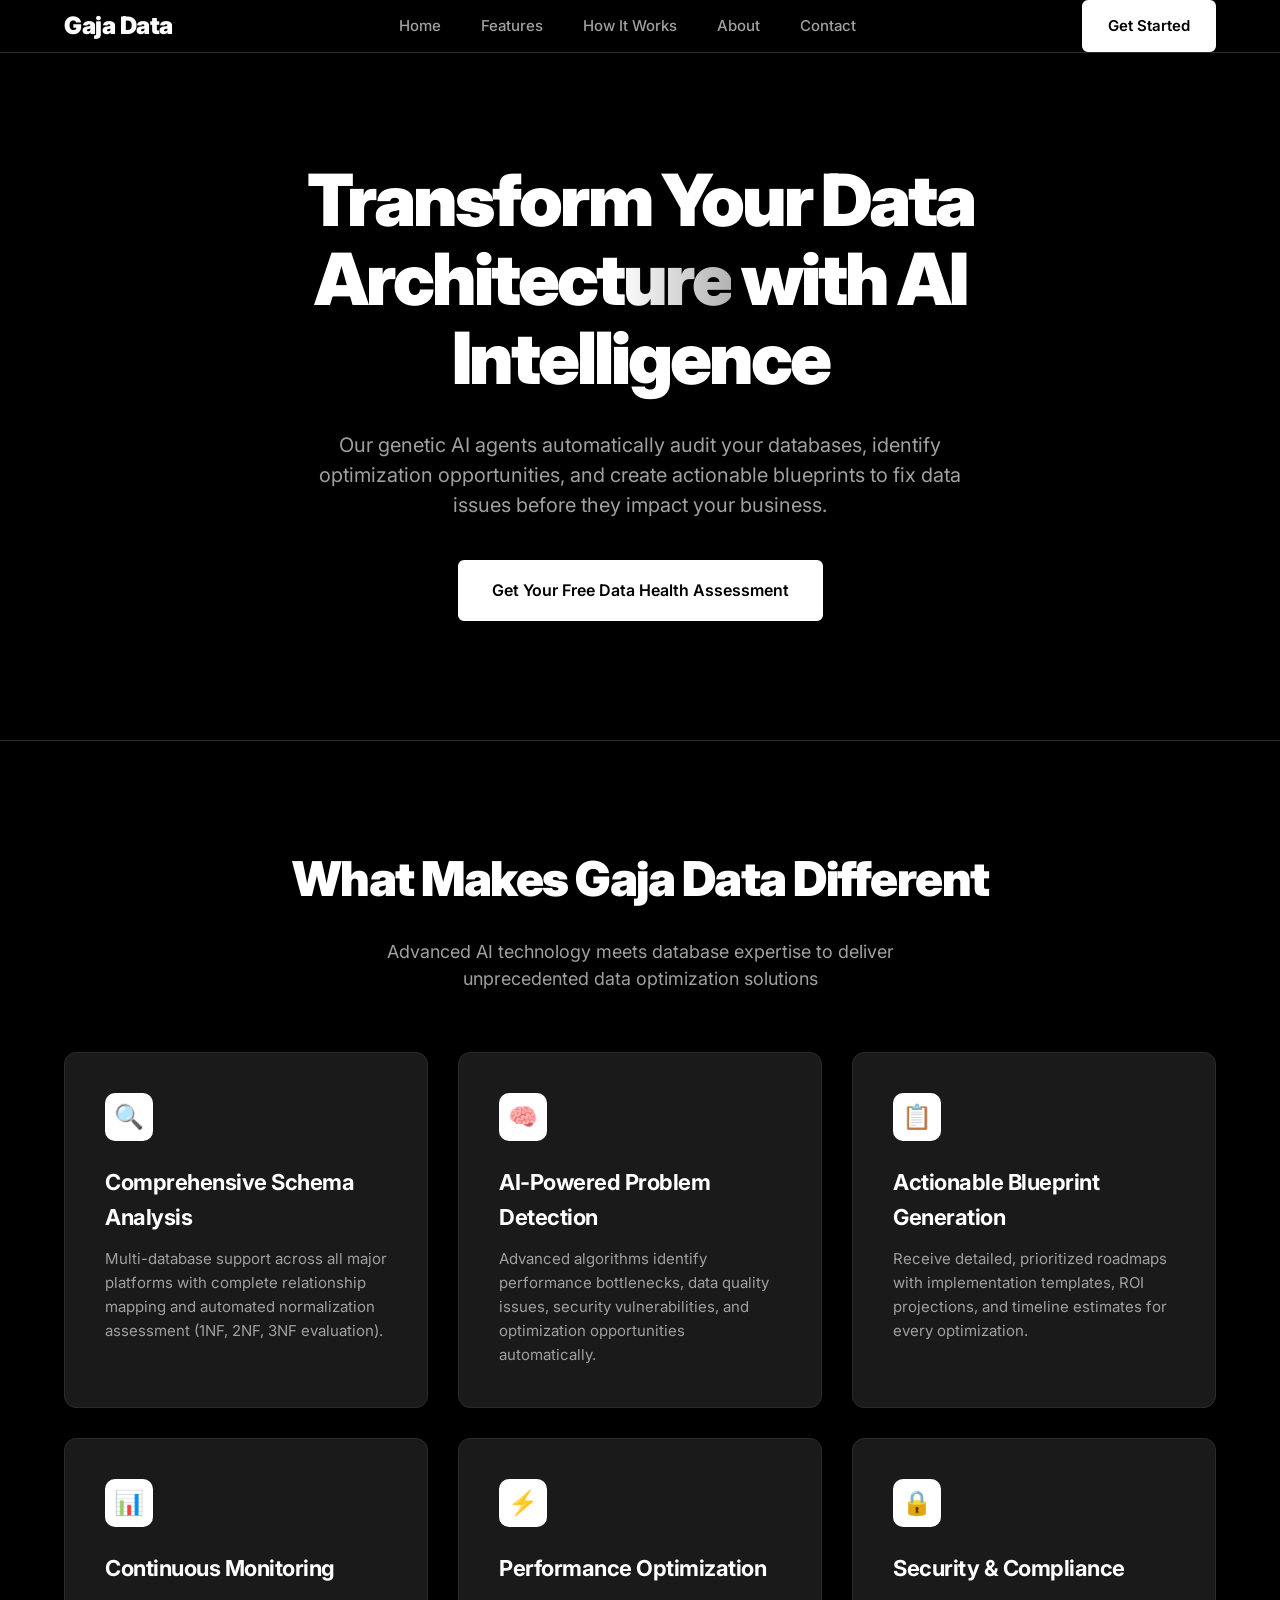
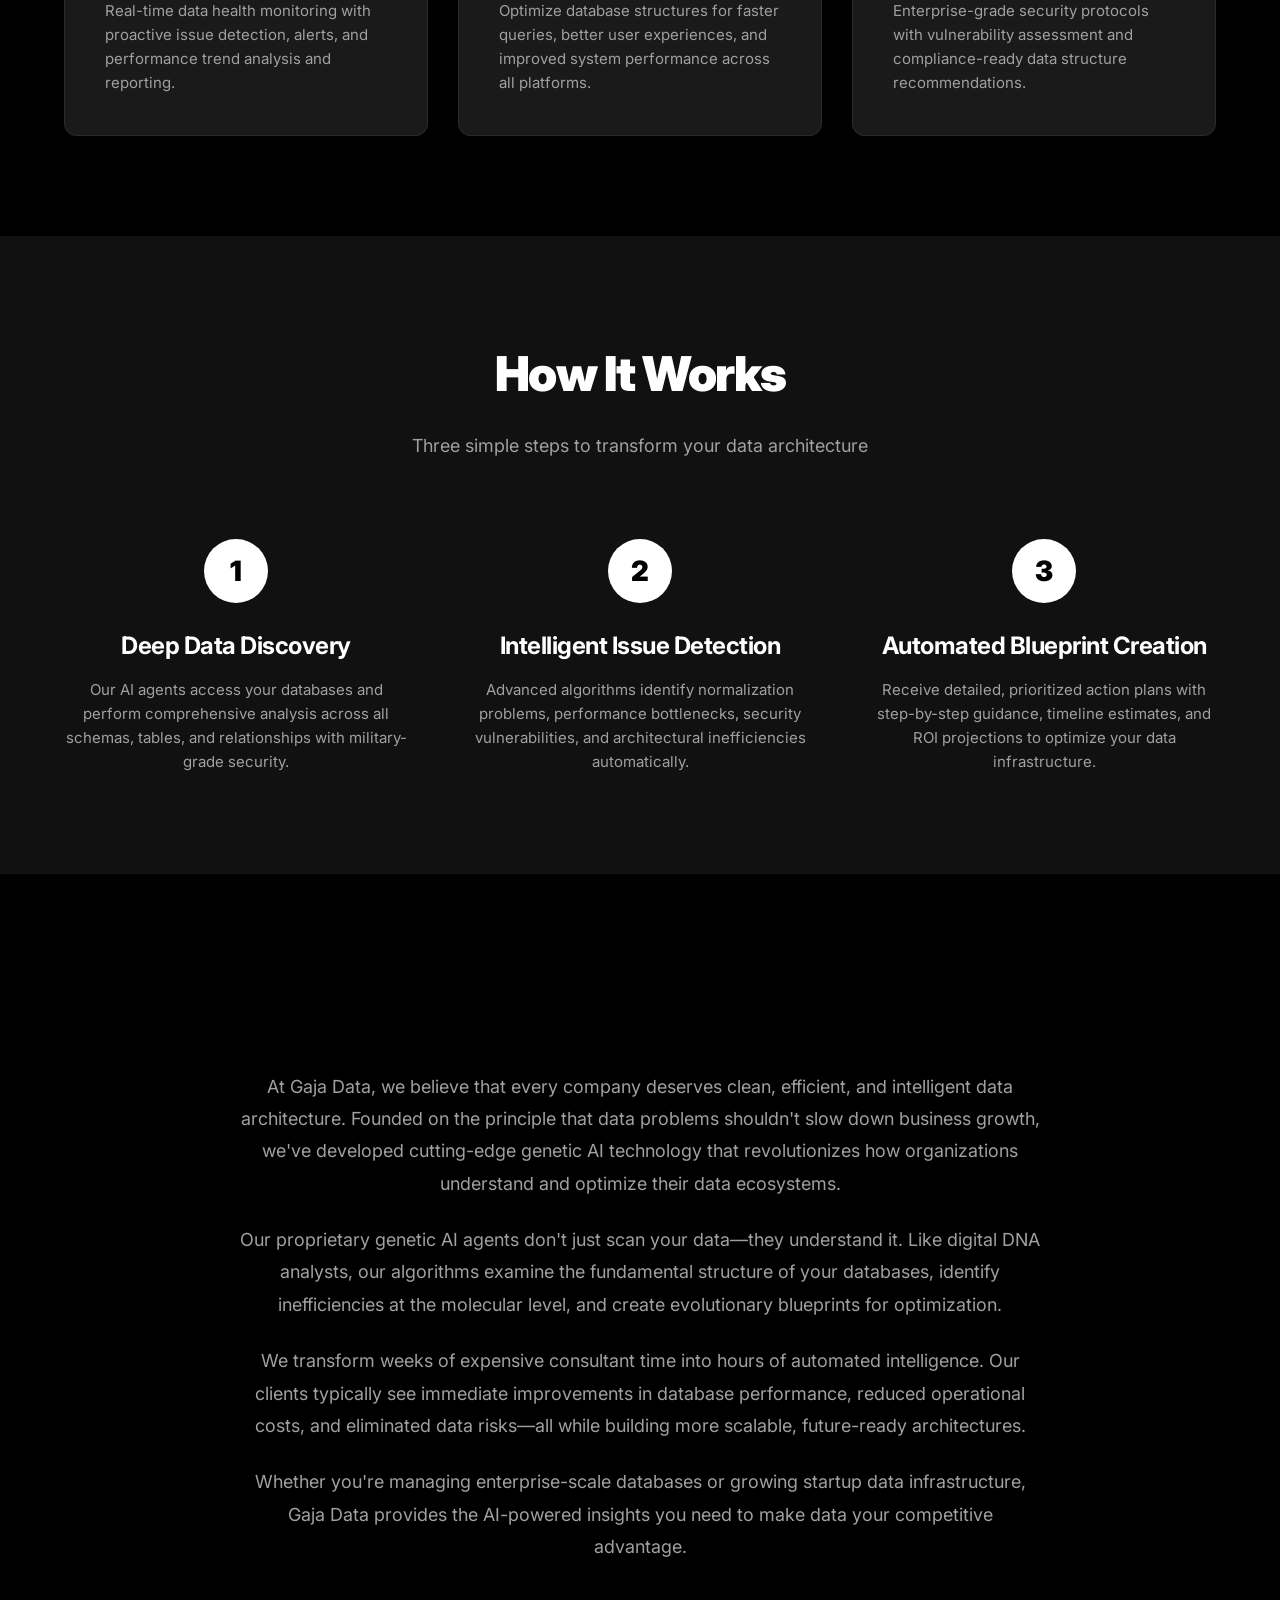
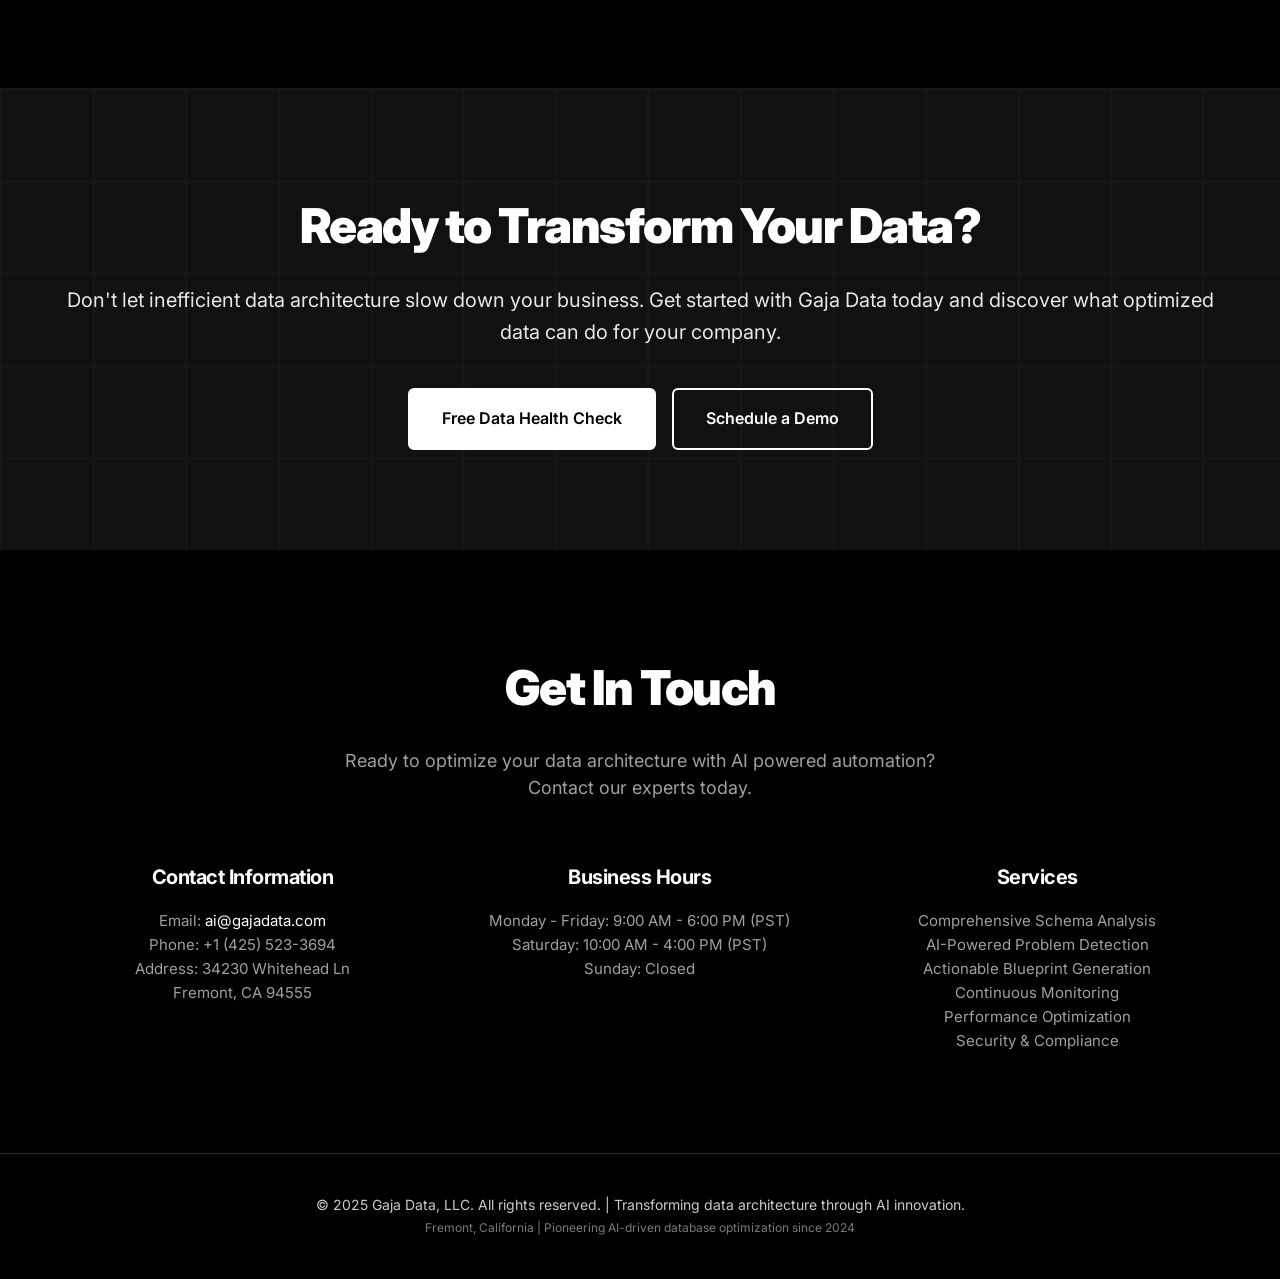
<file: index.html>
<!DOCTYPE html>
<html lang="en">
<head>
    <meta charset="UTF-8">
    <meta name="viewport" content="width=device-width, initial-scale=1.0">
    <title>Gaja Data - AI-Powered Database Optimization</title>
    <meta name="description" content="Transform your data architecture with AI-powered intelligence. Automated database audits, optimization blueprints, and data issue resolution.">
    
    <!-- SEO Meta Tags -->
    <meta name="keywords" content="database optimization, AI data analysis, schema analysis, data architecture, database performance">
    <meta name="author" content="Gaja Data">
    <meta name="robots" content="index, follow">
    
    <!-- Open Graph Meta Tags -->
    <meta property="og:title" content="Gaja Data - AI-Powered Database Optimization">
    <meta property="og:description" content="Transform your data architecture with AI-powered intelligence.">
    <meta property="og:type" content="website">
    <meta property="og:url" content="https://gajadata.com">
    
    <!-- Favicon -->
    <link rel="icon" href="data:image/svg+xml,<svg xmlns='http://www.w3.org/2000/svg' viewBox='0 0 100 100'><text y='.9em' font-size='90'>🧠</text></svg>">
    
    <!-- Google Fonts -->
    <link rel="preconnect" href="https://fonts.googleapis.com">
    <link rel="preconnect" href="https://fonts.gstatic.com" crossorigin>
    <link href="https://fonts.googleapis.com/css2?family=Inter:wght@400;500;600;700;800;900&display=swap" rel="stylesheet">
    
    <style>
        * {
            margin: 0;
            padding: 0;
            box-sizing: border-box;
        }

        :root {
            --primary-color: #FFFFFF;
            --secondary-color: #A0A0A0;
            --accent-color: #0066FF;
            --bg-dark: #000000;
            --bg-dark-secondary: #111111;
            --bg-dark-card: #1A1A1A;
            --border-color: #2A2A2A;
            --text-muted: #666666;
            --card-shadow: 0 2px 8px rgba(0, 0, 0, 0.3);
            --card-hover-shadow: 0 8px 24px rgba(0, 0, 0, 0.5);
        }

        body {
            font-family: 'Inter', -apple-system, BlinkMacSystemFont, sans-serif;
            line-height: 1.6;
            color: var(--primary-color);
            background: var(--bg-dark);
            font-size: 16px;
            -webkit-font-smoothing: antialiased;
            -moz-osx-font-smoothing: grayscale;
        }

        .container {
            max-width: 1200px;
            margin: 0 auto;
            padding: 0 24px;
        }

        /* Header */
        header {
            background: var(--bg-dark);
            position: fixed;
            top: 0;
            width: 100%;
            z-index: 1000;
            border-bottom: 1px solid var(--border-color);
            transition: all 0.3s ease;
        }

        nav {
            display: flex;
            justify-content: space-between;
            align-items: center;
            padding: 20px 0;
        }

        .logo {
            font-size: 24px;
            font-weight: 900;
            letter-spacing: -0.5px;
            color: var(--primary-color);
        }

        .nav-links {
            display: flex;
            list-style: none;
            gap: 40px;
            align-items: center;
        }

        .nav-links a {
            text-decoration: none;
            color: var(--secondary-color);
            font-weight: 500;
            font-size: 15px;
            transition: color 0.2s ease;
            position: relative;
        }

        .nav-links a:hover {
            color: var(--primary-color);
        }

        .nav-links a::after {
            content: '';
            position: absolute;
            bottom: -2px;
            left: 0;
            width: 0;
            height: 2px;
            background: var(--accent-color);
            transition: width 0.3s ease;
        }

        .nav-links a:hover::after {
            width: 100%;
        }

        .cta-btn {
            background: var(--primary-color);
            color: var(--bg-dark);
            padding: 12px 24px;
            border-radius: 6px;
            text-decoration: none;
            font-weight: 600;
            font-size: 15px;
            transition: all 0.2s ease;
            border: 2px solid var(--primary-color);
        }

        .cta-btn:hover {
            background: transparent;
            color: var(--primary-color);
        }

        /* Hero Section */
        .hero {
            padding: 160px 0 120px;
            text-align: center;
            background: var(--bg-dark);
            position: relative;
        }

        .hero::after {
            content: '';
            position: absolute;
            bottom: 0;
            left: 0;
            right: 0;
            height: 1px;
            background: var(--border-color);
        }

        .hero h1 {
            font-size: 72px;
            font-weight: 900;
            line-height: 1.1;
            letter-spacing: -3px;
            margin-bottom: 32px;
            max-width: 900px;
            margin-left: auto;
            margin-right: auto;
            opacity: 0;
            animation: fadeInUp 1s ease-out forwards;
            animation-delay: 0.2s;
        }
        
        .hero h1 .gradient-text {
            background: linear-gradient(to right, #FFFFFF 0%, #FFFFFF 40%, #666666 60%, #FFFFFF 100%);
            background-size: 200% auto;
            -webkit-background-clip: text;
            -webkit-text-fill-color: transparent;
            background-clip: text;
            animation: shimmer 3s linear infinite;
        }
        
        @keyframes shimmer {
            0% {
                background-position: 200% center;
            }
            100% {
                background-position: -200% center;
            }
        }

        .hero p {
            font-size: 20px;
            color: var(--secondary-color);
            margin-bottom: 40px;
            max-width: 700px;
            margin-left: auto;
            margin-right: auto;
            line-height: 1.5;
            opacity: 0;
            animation: fadeInUp 1s ease-out forwards;
            animation-delay: 0.4s;
        }

        .hero-cta {
            background: var(--primary-color);
            color: var(--bg-dark);
            padding: 16px 32px;
            border-radius: 6px;
            text-decoration: none;
            font-weight: 600;
            font-size: 16px;
            display: inline-block;
            transition: all 0.2s ease;
            border: 2px solid var(--primary-color);
            opacity: 0;
            animation: fadeInUp 1s ease-out forwards;
            animation-delay: 0.6s;
        }

        .hero-cta:hover {
            background: transparent;
            color: var(--primary-color);
            transform: translateY(-2px);
        }

        /* Section Styles */
        .section {
            padding: 100px 0;
        }

        .section-alt {
            background: var(--bg-dark-secondary);
        }

        .section-title {
            font-size: 48px;
            font-weight: 900;
            text-align: center;
            margin-bottom: 20px;
            letter-spacing: -1.5px;
        }

        .section-subtitle {
            font-size: 18px;
            text-align: center;
            max-width: 600px;
            margin: 0 auto 60px;
            color: var(--secondary-color);
            line-height: 1.5;
        }

        /* Features Grid */
        .features-grid {
            display: grid;
            grid-template-columns: repeat(auto-fit, minmax(350px, 1fr));
            gap: 30px;
            margin-top: 60px;
        }

        .feature-card {
            background: var(--bg-dark-card);
            padding: 40px;
            border-radius: 12px;
            border: 1px solid var(--border-color);
            position: relative;
            overflow: hidden;
        }

        .feature-card:hover {
            transform: translateY(-4px);
            box-shadow: var(--card-hover-shadow);
            border-color: transparent;
        }

        .feature-icon {
            width: 48px;
            height: 48px;
            background: var(--primary-color);
            border-radius: 10px;
            display: flex;
            align-items: center;
            justify-content: center;
            margin-bottom: 24px;
            font-size: 24px;
            color: var(--bg-dark);
        }

        .feature-card h3 {
            font-size: 22px;
            font-weight: 700;
            margin-bottom: 12px;
            letter-spacing: -0.5px;
        }

        .feature-card p {
            color: var(--secondary-color);
            line-height: 1.6;
            font-size: 15px;
        }

        /* How It Works */
        .steps {
            display: grid;
            grid-template-columns: repeat(auto-fit, minmax(300px, 1fr));
            gap: 60px;
            margin-top: 80px;
            position: relative;
        }

        .step {
            text-align: center;
            position: relative;
        }

        .step-number {
            width: 64px;
            height: 64px;
            background: var(--primary-color);
            color: var(--bg-dark);
            border-radius: 50%;
            display: flex;
            align-items: center;
            justify-content: center;
            font-size: 28px;
            font-weight: 900;
            margin: 0 auto 24px;
        }

        .step h3 {
            font-size: 24px;
            font-weight: 700;
            margin-bottom: 12px;
            letter-spacing: -0.5px;
        }

        .step p {
            color: var(--secondary-color);
            line-height: 1.6;
            font-size: 15px;
        }

        /* About Section */
        .about-content {
            max-width: 800px;
            margin: 0 auto;
            text-align: center;
        }

        .about-content p {
            font-size: 18px;
            line-height: 1.8;
            margin-bottom: 24px;
            color: var(--secondary-color);
            opacity: 0;
            transform: translateY(30px);
            transition: all 0.8s cubic-bezier(0.4, 0, 0.2, 1);
        }
        
        .about-content p.active {
            opacity: 1;
            transform: translateY(0);
        }
        
        .about-content p:nth-child(1) { transition-delay: 0ms; }
        .about-content p:nth-child(2) { transition-delay: 100ms; }
        .about-content p:nth-child(3) { transition-delay: 200ms; }
        .about-content p:nth-child(4) { transition-delay: 300ms; }

        /* CTA Section */
        .cta-section {
            background: var(--bg-dark-secondary);
            color: var(--primary-color);
            text-align: center;
            padding: 100px 0;
            position: relative;
        }

        .cta-section::before {
            content: '';
            position: absolute;
            top: 0;
            left: 0;
            right: 0;
            bottom: 0;
            background: url('data:image/svg+xml,<svg xmlns="http://www.w3.org/2000/svg" viewBox="0 0 100 100"><defs><pattern id="grid" width="20" height="20" patternUnits="userSpaceOnUse"><path d="M 20 0 L 0 0 0 20" fill="none" stroke="rgba(255,255,255,0.05)" stroke-width="1"/></pattern></defs><rect width="100" height="100" fill="url(%23grid)"/></svg>');
            opacity: 0.5;
        }

        .cta-section h2 {
            font-size: 48px;
            font-weight: 900;
            margin-bottom: 20px;
            letter-spacing: -1.5px;
            position: relative;
            z-index: 1;
        }

        .cta-section p {
            font-size: 20px;
            margin-bottom: 40px;
            opacity: 0.9;
            position: relative;
            z-index: 1;
        }

        .cta-buttons {
            display: flex;
            gap: 16px;
            justify-content: center;
            flex-wrap: wrap;
            position: relative;
            z-index: 1;
        }

        .btn-primary {
            background: var(--primary-color);
            color: var(--bg-dark);
            padding: 16px 32px;
            border-radius: 6px;
            text-decoration: none;
            font-weight: 600;
            font-size: 16px;
            transition: all 0.2s ease;
            border: 2px solid var(--primary-color);
        }

        .btn-primary:hover {
            transform: translateY(-2px);
            box-shadow: 0 8px 24px rgba(0, 0, 0, 0.2);
        }

        .btn-secondary {
            background: transparent;
            color: var(--primary-color);
            padding: 16px 32px;
            border: 2px solid var(--primary-color);
            border-radius: 6px;
            text-decoration: none;
            font-weight: 600;
            font-size: 16px;
            transition: all 0.2s ease;
        }

        .btn-secondary:hover {
            background: var(--primary-color);
            color: var(--bg-dark);
        }

        /* Contact Section */
        .contact-grid {
            display: grid;
            grid-template-columns: repeat(auto-fit, minmax(300px, 1fr));
            gap: 40px;
            margin-top: 60px;
        }

        .contact-item {
            text-align: center;
            opacity: 0;
            transform: translateY(40px);
            transition: all 0.6s cubic-bezier(0.4, 0, 0.2, 1);
        }
        
        .contact-item.active {
            opacity: 1;
            transform: translateY(0);
        }
        
        .contact-item:nth-child(1) { transition-delay: 0ms; }
        .contact-item:nth-child(2) { transition-delay: 150ms; }
        .contact-item:nth-child(3) { transition-delay: 300ms; }

        .contact-item h3 {
            font-size: 20px;
            font-weight: 700;
            margin-bottom: 16px;
            letter-spacing: -0.5px;
        }

        .contact-item p {
            color: var(--secondary-color);
            line-height: 1.6;
            font-size: 15px;
        }

        /* Footer */
        footer {
            background: var(--bg-dark);
            color: var(--primary-color);
            padding: 40px 0;
            text-align: center;
            border-top: 1px solid var(--border-color);
        }

        .footer-bottom {
            font-size: 14px;
            opacity: 0.8;
        }

        /* Mobile Responsive */
        @media (max-width: 768px) {
            .nav-links {
                display: none;
            }

            .hero h1 {
                font-size: 48px;
                letter-spacing: -2px;
            }

            .hero p {
                font-size: 18px;
            }

            .section-title {
                font-size: 32px;
            }

            .features-grid {
                grid-template-columns: 1fr;
            }

            .cta-buttons {
                flex-direction: column;
                align-items: center;
            }

            .btn-primary, .btn-secondary {
                width: 100%;
                max-width: 300px;
            }
        }

        /* Animations */
        @keyframes fadeInUp {
            from {
                opacity: 0;
                transform: translateY(30px);
            }
            to {
                opacity: 1;
                transform: translateY(0);
            }
        }
        
        @keyframes slideInFromBottom {
            from {
                opacity: 0;
                transform: translateY(60px) scale(0.95);
            }
            to {
                opacity: 1;
                transform: translateY(0) scale(1);
            }
        }
        
        @keyframes slideInFromLeft {
            from {
                opacity: 0;
                transform: translateX(-40px);
            }
            to {
                opacity: 1;
                transform: translateX(0);
            }
        }

        .animate {
            animation: fadeInUp 0.6s ease-out forwards;
            opacity: 0;
        }
        
        .scroll-animate {
            opacity: 0;
            transition: all 0.8s cubic-bezier(0.4, 0, 0.2, 1);
        }
        
        .scroll-animate.active {
            opacity: 1;
        }
        
        .feature-card {
            opacity: 0;
            transform: translateY(40px);
            transition: all 0.6s cubic-bezier(0.4, 0, 0.2, 1);
        }
        
        .feature-card.active {
            opacity: 1;
            transform: translateY(0);
        }
        
        .feature-card:nth-child(1) { transition-delay: 0ms; }
        .feature-card:nth-child(2) { transition-delay: 100ms; }
        .feature-card:nth-child(3) { transition-delay: 200ms; }
        .feature-card:nth-child(4) { transition-delay: 300ms; }
        .feature-card:nth-child(5) { transition-delay: 400ms; }
        .feature-card:nth-child(6) { transition-delay: 500ms; }
        
        .step {
            opacity: 0;
            transform: translateY(40px) scale(0.95);
            transition: all 0.8s cubic-bezier(0.4, 0, 0.2, 1);
        }
        
        .step.active {
            opacity: 1;
            transform: translateY(0) scale(1);
        }
        
        .step:nth-child(1) { transition-delay: 0ms; }
        .step:nth-child(2) { transition-delay: 150ms; }
        .step:nth-child(3) { transition-delay: 300ms; }
        
        .section-title {
            opacity: 0;
            transform: translateY(30px);
            transition: all 0.6s cubic-bezier(0.4, 0, 0.2, 1);
        }
        
        .section-title.active {
            opacity: 1;
            transform: translateY(0);
        }
        
        .section-subtitle {
            opacity: 0;
            transform: translateY(20px);
            transition: all 0.6s cubic-bezier(0.4, 0, 0.2, 1);
            transition-delay: 100ms;
        }
        
        .section-subtitle.active {
            opacity: 1;
            transform: translateY(0);
        }

        /* Scroll behavior */
        html {
            scroll-behavior: smooth;
        }
    </style>
</head>
<body>
    <!-- Header -->
    <header>
        <nav class="container">
            <div class="logo">Gaja Data</div>
            <ul class="nav-links">
                <li><a href="#home">Home</a></li>
                <li><a href="#features">Features</a></li>
                <li><a href="#how-it-works">How It Works</a></li>
                <li><a href="#about">About</a></li>
                <li><a href="#contact">Contact</a></li>
            </ul>
            <a href="#contact" class="cta-btn">Get Started</a>
        </nav>
    </header>

    <!-- Hero Section -->
    <section id="home" class="hero">
        <div class="container">
            <div class="hero-content animate">
                <h1>Transform Your <span class="gradient-text">Data Architecture</span> with AI Intelligence</h1>
                <p>Our genetic AI agents automatically audit your databases, identify optimization opportunities, and create actionable blueprints to fix data issues before they impact your business.</p>
                <a href="#contact" class="hero-cta">Get Your Free Data Health Assessment</a>
            </div>
        </div>
    </section>

    <!-- Features Section -->
    <section id="features" class="section">
        <div class="container">
            <h2 class="section-title">What Makes Gaja Data Different</h2>
            <p class="section-subtitle">Advanced AI technology meets database expertise to deliver unprecedented data optimization solutions</p>
            
            <div class="features-grid">
                <div class="feature-card">
                    <div class="feature-icon">🔍</div>
                    <h3>Comprehensive Schema Analysis</h3>
                    <p>Multi-database support across all major platforms with complete relationship mapping and automated normalization assessment (1NF, 2NF, 3NF evaluation).</p>
                </div>
                
                <div class="feature-card">
                    <div class="feature-icon">🧠</div>
                    <h3>AI-Powered Problem Detection</h3>
                    <p>Advanced algorithms identify performance bottlenecks, data quality issues, security vulnerabilities, and optimization opportunities automatically.</p>
                </div>
                
                <div class="feature-card">
                    <div class="feature-icon">📋</div>
                    <h3>Actionable Blueprint Generation</h3>
                    <p>Receive detailed, prioritized roadmaps with implementation templates, ROI projections, and timeline estimates for every optimization.</p>
                </div>
                
                <div class="feature-card">
                    <div class="feature-icon">📊</div>
                    <h3>Continuous Monitoring</h3>
                    <p>Real-time data health monitoring with proactive issue detection, alerts, and performance trend analysis and reporting.</p>
                </div>
                
                <div class="feature-card">
                    <div class="feature-icon">⚡</div>
                    <h3>Performance Optimization</h3>
                    <p>Optimize database structures for faster queries, better user experiences, and improved system performance across all platforms.</p>
                </div>
                
                <div class="feature-card">
                    <div class="feature-icon">🔒</div>
                    <h3>Security & Compliance</h3>
                    <p>Enterprise-grade security protocols with vulnerability assessment and compliance-ready data structure recommendations.</p>
                </div>
            </div>
        </div>
    </section>

    <!-- How It Works Section -->
    <section id="how-it-works" class="section section-alt">
        <div class="container">
            <h2 class="section-title">How It Works</h2>
            <p class="section-subtitle">Three simple steps to transform your data architecture</p>
            
            <div class="steps">
                <div class="step">
                    <div class="step-number">1</div>
                    <h3>Deep Data Discovery</h3>
                    <p>Our AI agents access your databases and perform comprehensive analysis across all schemas, tables, and relationships with military-grade security.</p>
                </div>
                
                <div class="step">
                    <div class="step-number">2</div>
                    <h3>Intelligent Issue Detection</h3>
                    <p>Advanced algorithms identify normalization problems, performance bottlenecks, security vulnerabilities, and architectural inefficiencies automatically.</p>
                </div>
                
                <div class="step">
                    <div class="step-number">3</div>
                    <h3>Automated Blueprint Creation</h3>
                    <p>Receive detailed, prioritized action plans with step-by-step guidance, timeline estimates, and ROI projections to optimize your data infrastructure.</p>
                </div>
            </div>
        </div>
    </section>

    <!-- About Section -->
    <section id="about" class="section">
        <div class="container">
            <h2 class="section-title">About Gaja Data</h2>
            <div class="about-content">
                <p>At Gaja Data, we believe that every company deserves clean, efficient, and intelligent data architecture. Founded on the principle that data problems shouldn't slow down business growth, we've developed cutting-edge genetic AI technology that revolutionizes how organizations understand and optimize their data ecosystems.</p>
                
                <p>Our proprietary genetic AI agents don't just scan your data—they understand it. Like digital DNA analysts, our algorithms examine the fundamental structure of your databases, identify inefficiencies at the molecular level, and create evolutionary blueprints for optimization.</p>
                
                <p>We transform weeks of expensive consultant time into hours of automated intelligence. Our clients typically see immediate improvements in database performance, reduced operational costs, and eliminated data risks—all while building more scalable, future-ready architectures.</p>
                
                <p>Whether you're managing enterprise-scale databases or growing startup data infrastructure, Gaja Data provides the AI-powered insights you need to make data your competitive advantage.</p>
            </div>
        </div>
    </section>

    <!-- CTA Section -->
    <section class="cta-section">
        <div class="container">
            <h2>Ready to Transform Your Data?</h2>
            <p>Don't let inefficient data architecture slow down your business. Get started with Gaja Data today and discover what optimized data can do for your company.</p>
            
            <div class="cta-buttons">
                <a href="#contact" class="btn-primary">Free Data Health Check</a>
                <a href="#contact" class="btn-secondary">Schedule a Demo</a>
            </div>
        </div>
    </section>

    <!-- Contact Section -->
    <section id="contact" class="section">
        <div class="container">
            <h2 class="section-title">Get In Touch</h2>
            <p class="section-subtitle">Ready to optimize your data architecture with AI powered automation? Contact our experts today.</p>
            
            <div class="contact-grid">
                <div class="contact-item">
                    <h3>Contact Information</h3>
                    <p>Email: <a href="mailto:ai@gajadata.com?subject=Database%20Optimization%20Inquiry" style="color: var(--primary-color); text-decoration: none;">ai@gajadata.com</a><br>
                    Phone: +1 (425) 523-3694<br>
                    Address: 34230 Whitehead Ln<br>
                    Fremont, CA 94555</p>
                </div>
                
                <div class="contact-item">
                    <h3>Business Hours</h3>
                    <p>Monday - Friday: 9:00 AM - 6:00 PM (PST)<br>
                    Saturday: 10:00 AM - 4:00 PM (PST)<br>
                    Sunday: Closed</p>
                </div>
                
                <div class="contact-item">
                    <h3>Services</h3>
                    <p>Comprehensive Schema Analysis<br>
                    AI-Powered Problem Detection<br>
                    Actionable Blueprint Generation<br>
                    Continuous Monitoring<br>
                    Performance Optimization<br>
                    Security & Compliance</p>
                </div>
            </div>
        </div>
    </section>

    <!-- Footer -->
    <footer>
        <div class="container">
            <div class="footer-bottom">
                <p>&copy; 2025 Gaja Data, LLC. All rights reserved. | Transforming data architecture through AI innovation.<br>
                <span style="font-size: 12px; opacity: 0.6;">Fremont, California | Pioneering AI-driven database optimization since 2024</span></p>
            </div>
        </div>
    </footer>

    <script>
        // Smooth scrolling for navigation links
        document.querySelectorAll('a[href^="#"]').forEach(anchor => {
            anchor.addEventListener('click', function (e) {
                e.preventDefault();
                const target = document.querySelector(this.getAttribute('href'));
                if (target) {
                    target.scrollIntoView({
                        behavior: 'smooth',
                        block: 'start'
                    });
                }
            });
        });

        // Header background on scroll
        window.addEventListener('scroll', function() {
            const header = document.querySelector('header');
            if (window.scrollY > 100) {
                header.style.boxShadow = '0 2px 20px rgba(0, 0, 0, 0.08)';
            } else {
                header.style.boxShadow = 'none';
            }
        });

        // Animate elements on scroll
        const observerOptions = {
            threshold: 0.1,
            rootMargin: '0px 0px -50px 0px'
        };

        const observer = new IntersectionObserver(function(entries) {
            entries.forEach(entry => {
                if (entry.isIntersecting) {
                    entry.target.classList.add('animate');
                }
            });
        }, observerOptions);

        // Enhanced scroll animations
        const scrollObserverOptions = {
            threshold: 0.1,
            rootMargin: '0px 0px -100px 0px'
        };

        const scrollObserver = new IntersectionObserver(function(entries) {
            entries.forEach(entry => {
                if (entry.isIntersecting) {
                    entry.target.classList.add('active');
                }
            });
        }, scrollObserverOptions);

        // Observe all animatable elements
        document.querySelectorAll('.feature-card, .step, .section-title, .section-subtitle, .about-content p, .contact-item').forEach(el => {
            scrollObserver.observe(el);
        });
        
        // Add parallax effect to hero section
        window.addEventListener('scroll', () => {
            const scrolled = window.pageYOffset;
            const hero = document.querySelector('.hero-content');
            if (hero && scrolled < 800) {
                hero.style.transform = `translateY(${scrolled * 0.3}px)`;
                hero.style.opacity = 1 - (scrolled * 0.001);
            }
        });
    </script>
</body>
</html>
</file>
